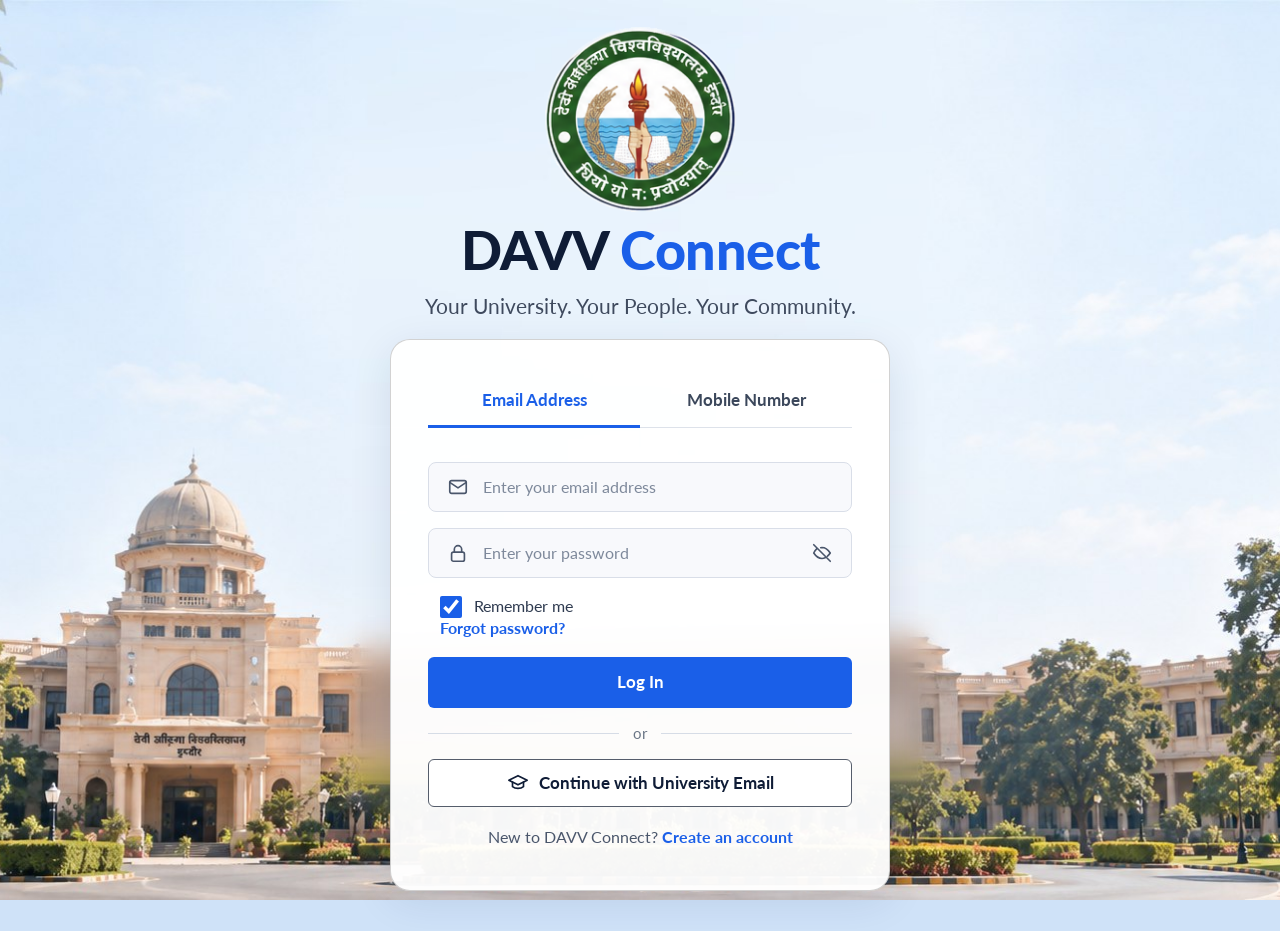
<file: index.html>
<!DOCTYPE html>
<html lang="en">

<head>
  <meta charset="utf-8">
  <meta name="viewport" content="width=device-width,initial-scale=1">
  <title>DAVV Connect</title>
  <link href="https://cdn.jsdelivr.net/npm/bootstrap@5.3.8/dist/css/bootstrap.min.css" rel="stylesheet"
    integrity="sha384-sRIl4kxILFvY47J16cr9ZwB07vP4J8+LH7qKQnuqkuIAvNWLzeN8tE5YBujZqJLB" crossorigin="anonymous">
  <link rel="stylesheet" href="style.css">
</head>

<body class="auth" data-page="login">
  <img class="logo" src="img/logo.png" alt="DAVV logo">
  <h1 class="brand">DAVV <span>Connect</span></h1>
  <p class="tag">Your University. Your People. Your Community.</p>
  <form class="card" id="f" novalidate>
    <div class="tabs"><button type="button" class="on" data-t="email">Email Address</button><button type="button"
        data-t="mobile">Mobile Number</button></div>
    <label class="fld"><i data-i="mail"></i><input id="id" type="email" placeholder="Enter your email address"
        autocomplete="username"></label>
    <label class="fld"><i data-i="lock"></i><input id="pw" type="password" placeholder="Enter your password"
        autocomplete="current-password"><i class="eye" data-i="eyeoff"></i></label>
    <div class="row"><label class="chk"><input type="checkbox" id="rm" checked>Remember me</label><a href="#"
        id="fp">Forgot password?</a></div>
    <p class="err" id="err"></p>
    <button class="btn">Log In</button>
    <div class="or">or</div>
    <button type="button" class="btn ghost" id="uni"><i data-i="cap"></i>Continue with University Email</button>
    <p class="foot">New to DAVV Connect? <a href="signup.html">Create an account</a></p>
  </form>
  <script src="https://cdn.jsdelivr.net/npm/bootstrap@5.3.8/dist/js/bootstrap.bundle.min.js"
    integrity="sha384-FKyoEForCGlyvwx9Hj09JcYn3nv7wiPVlz7YYwJrWVcXK/BmnVDxM+D2scQbITxI"
    crossorigin="anonymous"></script>
  <script src="app.js"></script>
</body>

</html>
</file>
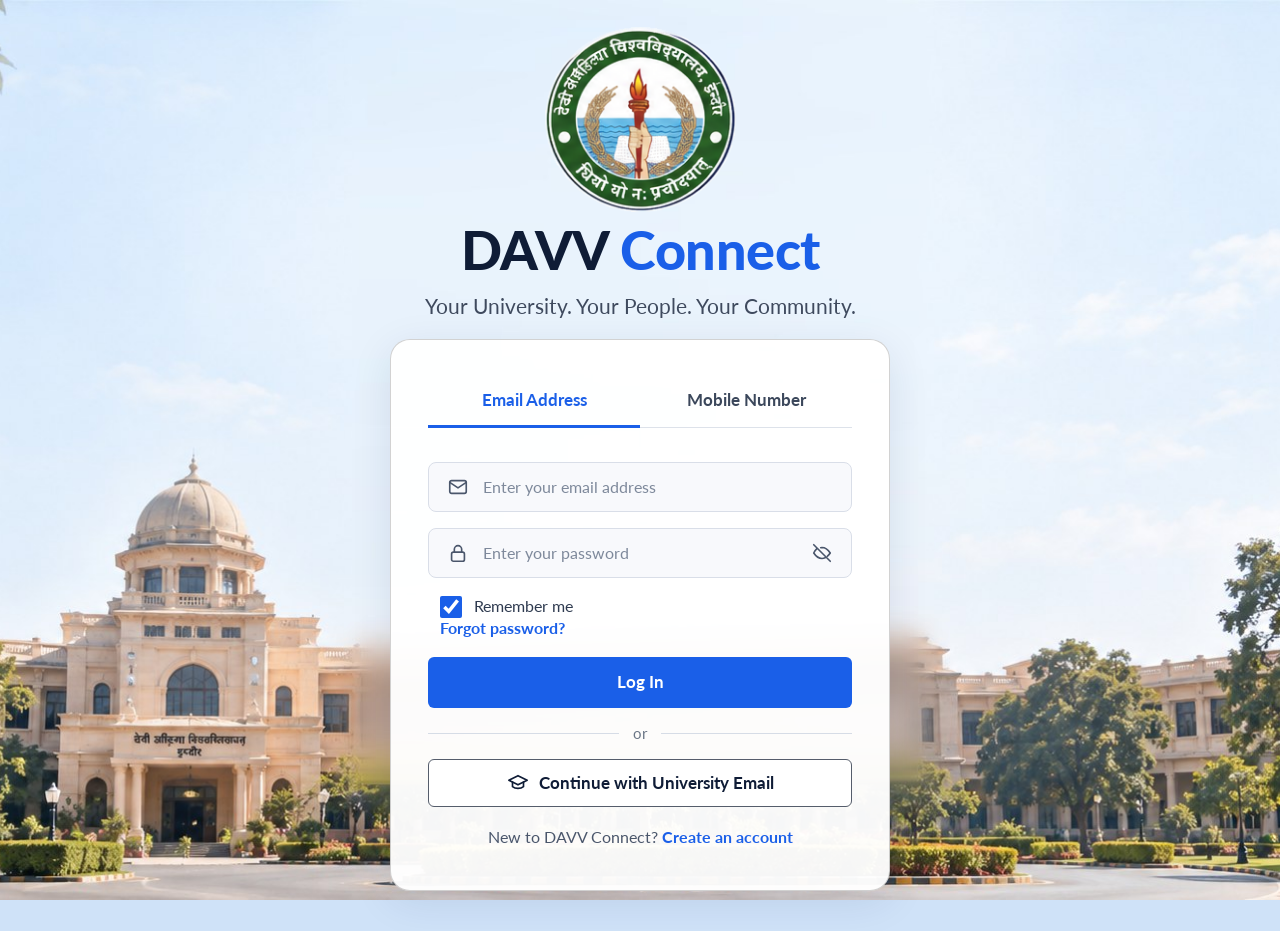
<file: communities.html>
<!doctype html>
<html lang="en">

<head>
  <meta charset="utf-8">
  <meta name="viewport" content="width=device-width,initial-scale=1">
  <title>DAVV Connect – Communities</title>
  <link href="https://cdn.jsdelivr.net/npm/bootstrap@5.3.8/dist/css/bootstrap.min.css" rel="stylesheet"
    integrity="sha384-sRIl4kxILFvY47J16cr9ZwB07vP4J8+LH7qKQnuqkuIAvNWLzeN8tE5YBujZqJLB" crossorigin="anonymous">
  <link rel="stylesheet" href="style.css">
</head>

<body data-page="communities">
  <main>
    <h1 class="pt">Communities</h1>
    <p class="ps">Your academic and personal communities.</p><label class="sb"><i data-i="search"></i><input id="sq"
        type="search" placeholder="Search communities..." autocomplete="off"></label>
    <div class="pills"><button class="on" data-t="official" id="t1" type="button">Official</button><button data-t="your"
        type="button">Your Communities</button><button id="cc" type="button"><i data-i="plus"></i>Create Group</button>
    </div>
    <div class="pn">
      <div class="lf">
        <div id="lh"></div>
        <div id="ll"></div>
      </div>
      <div class="rt">
        <div class="ch"><span class="ib"><i id="ci" data-i="code"></i></span>
          <div><b id="ct"></b><small id="cs"></small></div><span id="cm"></span><i data-i="search"></i><i
            data-i="more"></i>
        </div>
        <div id="ms" aria-live="polite"></div>
        <form class="cp" id="cf"><i id="clip" data-i="clip" role="button" tabindex="0"
            aria-label="Attach a file"></i><input type="file" id="fi" hidden><input type="text" id="mi"
            placeholder="Type a message..." autocomplete="off" aria-label="Message"><button aria-label="Send"><i
              data-i="send"></i></button></form>
      </div>
    </div>
  </main>
  <div class="modal fade group-modal" id="createGroupModal" tabindex="-1" aria-labelledby="createGroupTitle"
    aria-hidden="true">
    <div class="modal-dialog modal-dialog-centered">
      <div class="modal-content">
        <form id="create-group-form">
          <div class="modal-header">
            <div>
              <h2 id="createGroupTitle">Create a group</h2>
              <p>Give your community a name to get started.</p>
            </div><button type="button" class="modal-close" data-bs-dismiss="modal" aria-label="Close">×</button>
          </div>
          <div class="modal-body"><label for="group-name">Group name</label><input id="group-name" maxlength="48"
              placeholder="e.g. Project partners" autocomplete="off">
            <p id="group-error" class="group-error" aria-live="polite"></p>
          </div>
          <div class="modal-footer"><button type="button" class="modal-cancel"
              data-bs-dismiss="modal">Cancel</button><button type="submit" class="modal-submit">Create group</button>
          </div>
        </form>
      </div>
    </div>
  </div>
  <script src="https://cdn.jsdelivr.net/npm/bootstrap@5.3.8/dist/js/bootstrap.bundle.min.js"
    integrity="sha384-FKyoEForCGlyvwx9Hj09JcYn3nv7wiPVlz7YYwJrWVcXK/BmnVDxM+D2scQbITxI"
    crossorigin="anonymous"></script>
  <script src="app.js"></script>
</body>

</html>
</file>
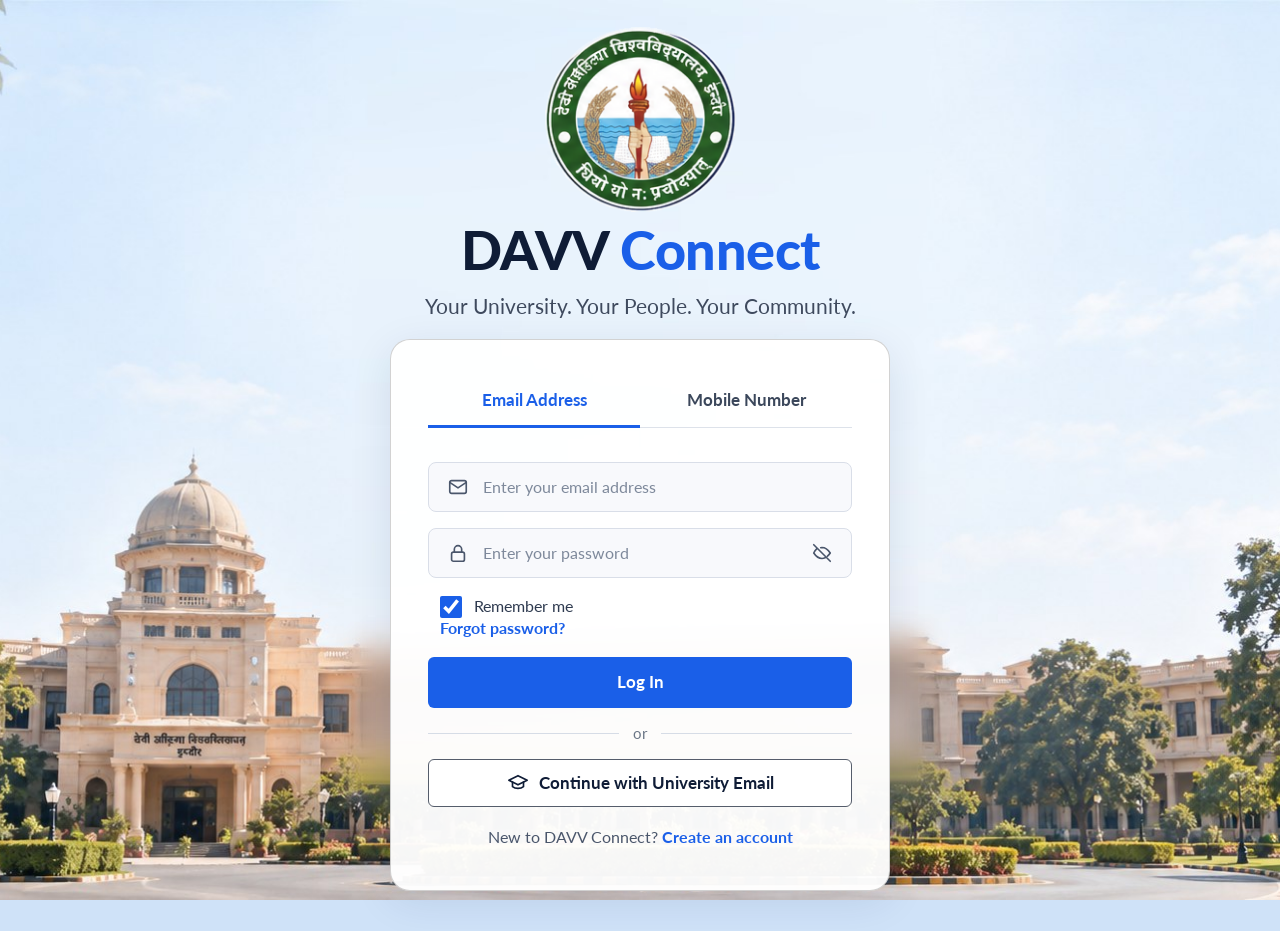
<file: departments.html>
<!doctype html>
<html lang="en">

<head>
  <meta charset="utf-8">
  <meta name="viewport" content="width=device-width,initial-scale=1">
  <title>DAVV Connect – Departments</title>
  <link href="https://cdn.jsdelivr.net/npm/bootstrap@5.3.8/dist/css/bootstrap.min.css" rel="stylesheet"
    integrity="sha384-sRIl4kxILFvY47J16cr9ZwB07vP4J8+LH7qKQnuqkuIAvNWLzeN8tE5YBujZqJLB" crossorigin="anonymous">
  <link rel="stylesheet" href="style.css">
</head>

<body data-page="departments">
  <main>
    <h1 class="pt">Departments</h1>
    <p class="ps">Explore departments and open your official academic community.</p><label
      class="sb directory-search"><i data-i="search"></i><input id="department-search" type="search"
        placeholder="Search departments..." autocomplete="off"></label>
    <div class="row g-3 mx-0 department-grid" id="department-list" aria-live="polite"></div>
  </main>
  <script src="https://cdn.jsdelivr.net/npm/bootstrap@5.3.8/dist/js/bootstrap.bundle.min.js"
    integrity="sha384-FKyoEForCGlyvwx9Hj09JcYn3nv7wiPVlz7YYwJrWVcXK/BmnVDxM+D2scQbITxI"
    crossorigin="anonymous"></script>
  <script src="app.js"></script>
</body>

</html>
</file>
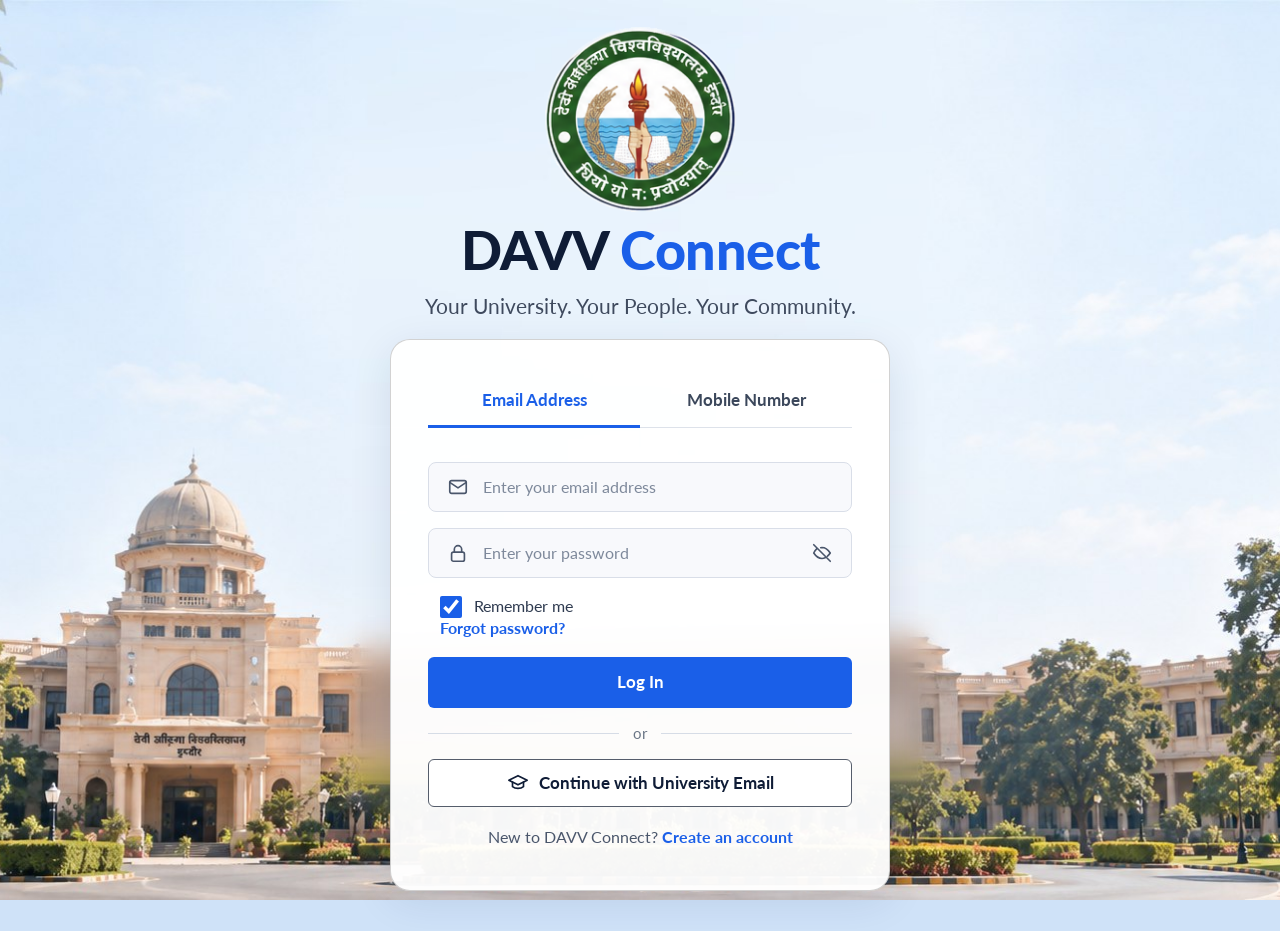
<file: home.html>
<!DOCTYPE html>
<html lang="en">

<head>
  <meta charset="utf-8">
  <meta name="viewport" content="width=device-width,initial-scale=1">
  <title>DAVV Connect</title>
  <link href="https://cdn.jsdelivr.net/npm/bootstrap@5.3.8/dist/css/bootstrap.min.css" rel="stylesheet"
    integrity="sha384-sRIl4kxILFvY47J16cr9ZwB07vP4J8+LH7qKQnuqkuIAvNWLzeN8tE5YBujZqJLB" crossorigin="anonymous">
  <link rel="stylesheet" href="style.css">
</head>

<body data-page="home">
  <main>
    <section class="hero">
      <p id="gr">Good morning,</p>
      <h1 id="nm"></h1>
      <p id="cl"></p>
      <p>Devi Ahilya Vishwavidyalaya, Indore</p>
      <label class="hs"><i data-i="search"></i><input id="hq" type="search"
          placeholder="Search notices, departments, groups..." autocomplete="off"
          aria-label="Search notices, departments, and groups"><kbd>Ctrl K</kbd></label>
      <div id="home-search-results" class="home-search-results" role="listbox" aria-label="Search results"
        aria-live="polite" hidden></div>
    </section>
    <div class="home-grid row g-3 mx-0">
      <section class="cd col-12 col-md-6">
        <h2>Important Notices</h2>
        <a class="it" href="notices.html"><span class="ib"><i data-i="file"></i></span>
          <div><b>Odd Semester Examination Timetable 2024–25</b><small>Examination Department</small></div><span
            class="dt">14 Oct 2026</span><span class="tg">Examination</span>
        </a>
        <a class="it" href="notices.html"><span class="ib g1"><i data-i="book"></i></span>
          <div><b>Updated Syllabus for <span class="pg"></span> – <span class="sem"></span></b><small>School of <span
                class="dp"></span></small></div><span class="dt">12 Oct 2026</span><span class="tg g1">Academics</span>
        </a>
        <a class="it" href="notices.html"><span class="ib p"><i data-i="file"></i></span>
          <div><b>Result Declaration – Even Semester 2024</b><small>Examination Department</small></div><span
            class="dt">09 Oct 2026</span><span class="tg p">Results</span>
        </a>
      </section>
      <section class="cd col-12 col-md-6">
        <h2>My Communities</h2>
        <div id="home-community-summary"></div>
      </section>
      <section class="cd col-12 col-md-6">
        <h2>Upcoming Deadlines</h2>
        <a class="it" href="notices.html"><span class="d">15<small>OCT</small></span>
          <div><b>Assignment Submission</b><small>Data Structures (<span class="pg"></span>)</small></div><i
            data-i="right"></i>
        </a>
        <a class="it" href="notices.html"><span class="d r">20<small>OCT</small></span>
          <div><b>Examination Form (Regular)</b><small>Odd Semester 2024–25</small></div><i data-i="right"></i>
        </a>
        <a class="it" href="notices.html"><span class="d">25<small>OCT</small></span>
          <div><b>Project Synopsis Submission</b><small>Mini Project (<span class="pg"></span>)</small></div><i
            data-i="right"></i>
        </a>
      </section>
      <section class="cd col-12 col-md-6">
        <h2>Upcoming Events</h2>
        <a class="it" href="notices.html"><img class="ev" src="img/ev1.jpg" alt=""><span class="tg">Workshop</span>
          <div><b>Web Development Workshop</b>
            <div class="mt"><i data-i="cal"></i>18 Oct 2026 · 10:00 AM</div>
            <div class="mt"><i data-i="pinmap"></i>DAVV Main Campus</div>
          </div><i data-i="right"></i>
        </a>
        <a class="it" href="notices.html"><img class="ev" src="img/ev2.jpg" alt=""><span class="tg p">Seminar</span>
          <div><b>Career Opportunities in Tech</b>
            <div class="mt"><i data-i="cal"></i>22 Oct 2026 · 11:00 AM</div>
            <div class="mt"><i data-i="pinmap"></i>Science Auditorium</div>
          </div><i data-i="right"></i>
        </a>
        <a class="it" href="notices.html"><img class="ev" src="img/ev3.jpg" alt=""><span
            class="tg g1">Competition</span>
          <div><b>National Level Coding Competition</b>
            <div class="mt"><i data-i="cal"></i>28 Oct 2026 · 09:00 AM</div>
            <div class="mt"><i data-i="pinmap"></i>ABV Hall</div>
          </div><i data-i="right"></i>
        </a>
      </section>
    </div>
  </main>
  <script src="https://cdn.jsdelivr.net/npm/bootstrap@5.3.8/dist/js/bootstrap.bundle.min.js"
    integrity="sha384-FKyoEForCGlyvwx9Hj09JcYn3nv7wiPVlz7YYwJrWVcXK/BmnVDxM+D2scQbITxI"
    crossorigin="anonymous"></script>
  <script src="app.js"></script>
</body>

</html>
</file>
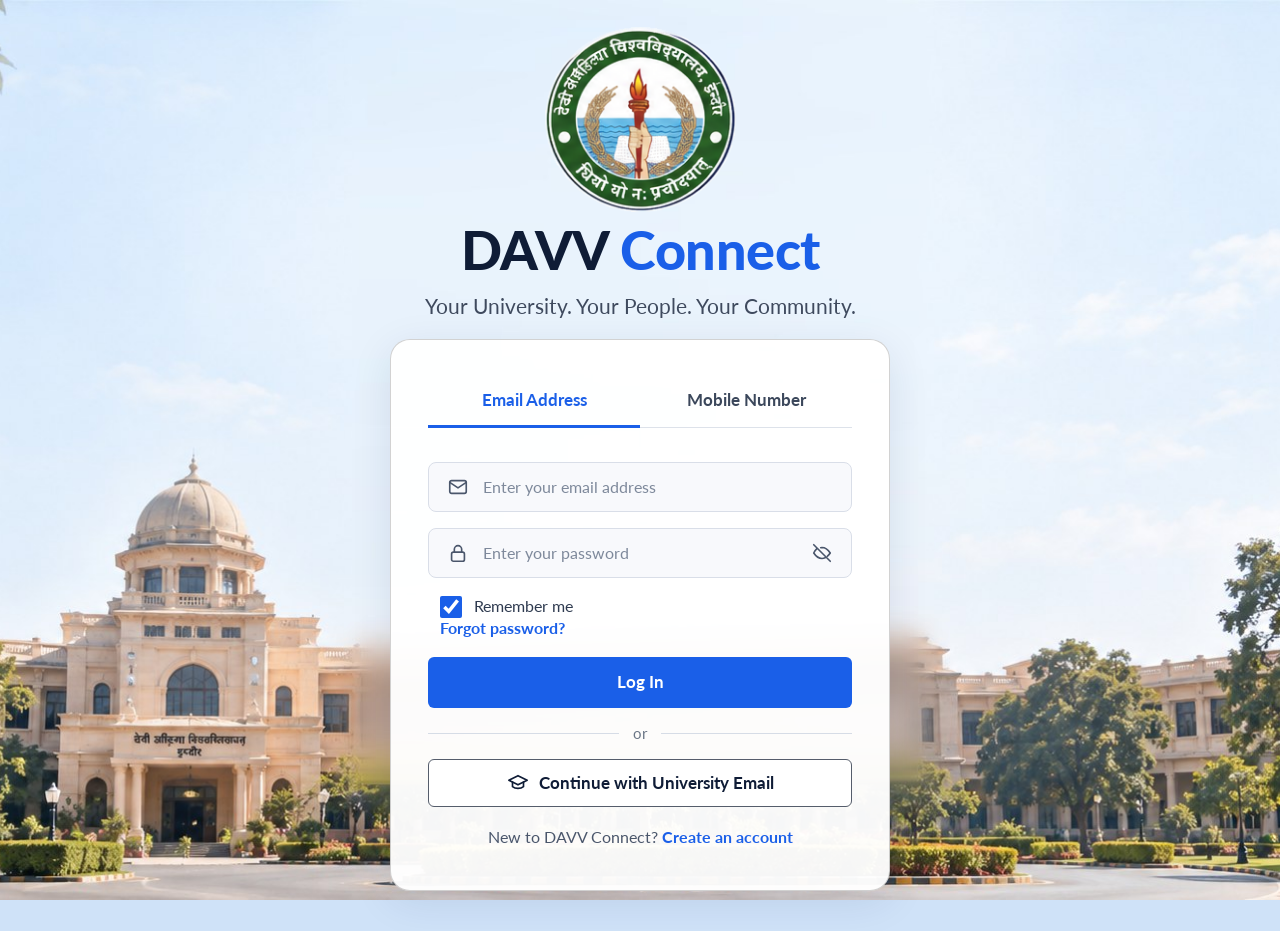
<file: notices.html>
<!doctype html>
<html lang="en">

<head>
  <meta charset="utf-8">
  <meta name="viewport" content="width=device-width,initial-scale=1">
  <title>DAVV Connect – Notices</title>
  <link href="https://cdn.jsdelivr.net/npm/bootstrap@5.3.8/dist/css/bootstrap.min.css" rel="stylesheet"
    integrity="sha384-sRIl4kxILFvY47J16cr9ZwB07vP4J8+LH7qKQnuqkuIAvNWLzeN8tE5YBujZqJLB" crossorigin="anonymous">
  <link rel="stylesheet" href="style.css">
</head>

<body data-page="notices">
  <main>
    <h1 class="pt">Notices</h1>
    <p class="ps">University updates, deadlines, and campus events.</p><label class="sb directory-search"><i
        data-i="search"></i><input id="notice-search" type="search"
        placeholder="Search notices, deadlines, and events..." autocomplete="off"></label>
    <div class="notice-toolbar">
      <div class="notice-filters" role="group" aria-label="Filter updates"><button type="button" class="on"
          data-filter="all">All updates</button><button type="button" data-filter="notices">Notices</button><button
          type="button" data-filter="deadlines">Deadlines</button><button type="button"
          data-filter="events">Events</button></div><span id="notice-count" class="notice-count"
        aria-live="polite"></span>
    </div>
    <div class="row g-3 mx-0 notice-list" id="notice-list" aria-live="polite"></div>
    <div class="empty-panel" id="notice-empty" hidden>No updates match your search.</div>
  </main>
  <script src="https://cdn.jsdelivr.net/npm/bootstrap@5.3.8/dist/js/bootstrap.bundle.min.js"
    integrity="sha384-FKyoEForCGlyvwx9Hj09JcYn3nv7wiPVlz7YYwJrWVcXK/BmnVDxM+D2scQbITxI"
    crossorigin="anonymous"></script>
  <script src="app.js"></script>
</body>

</html>
</file>
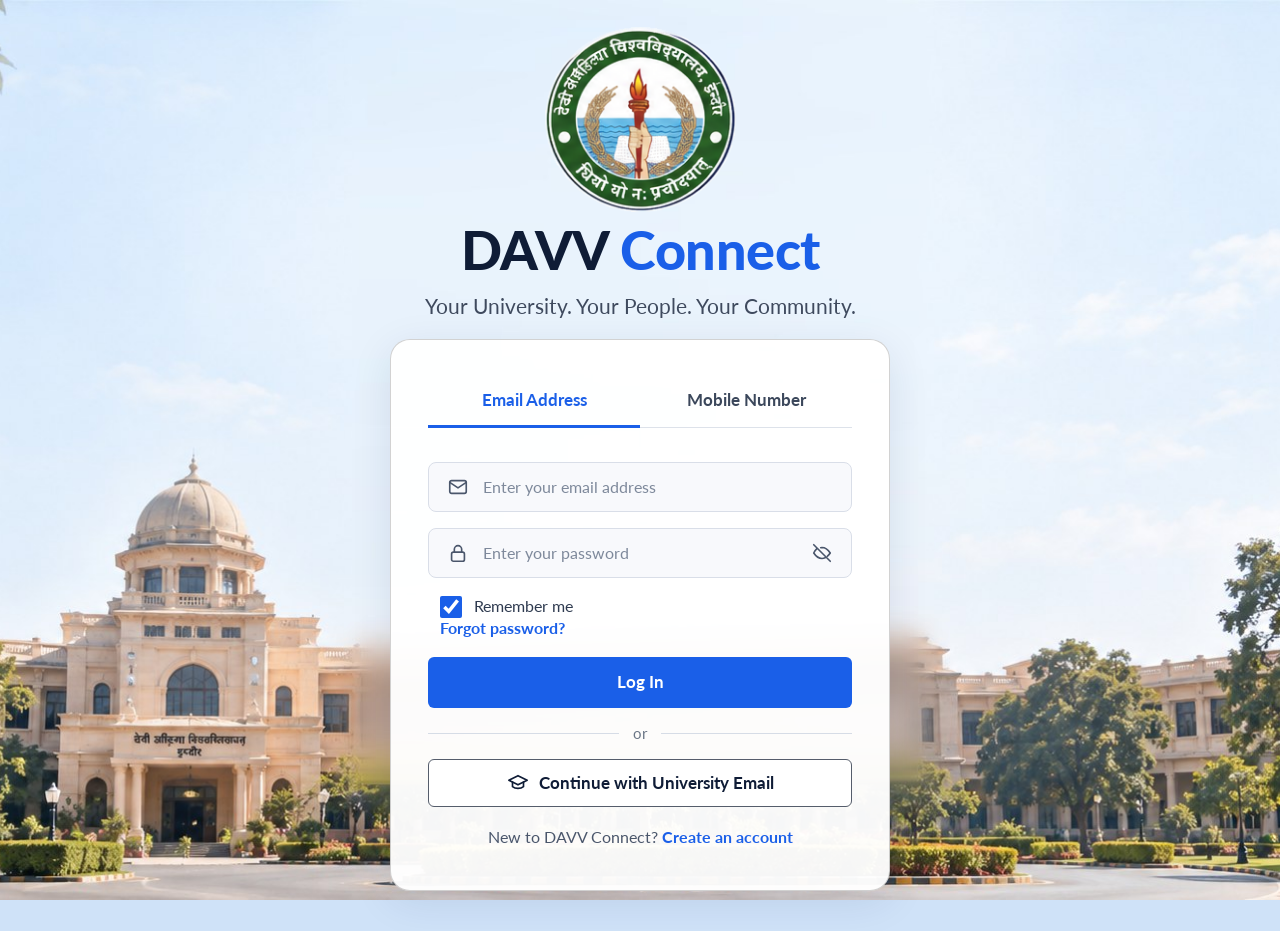
<file: onboarding.html>
<!DOCTYPE html>
<html lang="en">

<head>
  <meta charset="utf-8">
  <meta name="viewport" content="width=device-width,initial-scale=1">
  <title>DAVV Connect - Onboarding</title>
  <link href="https://cdn.jsdelivr.net/npm/bootstrap@5.3.8/dist/css/bootstrap.min.css" rel="stylesheet"
    integrity="sha384-sRIl4kxILFvY47J16cr9ZwB07vP4J8+LH7qKQnuqkuIAvNWLzeN8tE5YBujZqJLB" crossorigin="anonymous">
  <link rel="stylesheet" href="style.css">
</head>

<body class="auth" data-page="onboarding" style="--pt:62px">
  <form class="card wd" id="f" novalidate style="--lg:144px">
    <img class="logo" src="img/logo.png" alt="DAVV logo">
    <h1 class="ttl">Complete Your Profile</h1>
    <p class="sub">Help us personalize your experience on DAVV Connect.</p>
    <div class="steps">
      <div class="step">
        <div class="sh"><span class="n">1</span>
          <div><b>Department</b><small>Select your department from the list.</small></div>
        </div><label class="fld"><i data-i="dept"></i><input id="dept" list="dl-dept"
            placeholder="Choose your department" autocomplete="off"><i data-i="down"></i></label>
      </div>
      <div class="step">
        <div class="sh"><span class="n">2</span>
          <div><b>Programme / Course</b><small>Select your programme or course.</small></div>
        </div><label class="fld"><i data-i="cap"></i><input id="prog" list="dl-prog"
            placeholder="Choose your programme / course" autocomplete="off"><i data-i="down"></i></label>
      </div>
      <div class="step">
        <div class="sh"><span class="n">3</span>
          <div><b>Year / Semester</b><small>Select your current year or semester.</small></div>
        </div><label class="fld"><i data-i="cal"></i><input id="sem" list="dl-sem"
            placeholder="Choose your current year / semester" autocomplete="off"><i data-i="down"></i></label>
      </div>
      <div class="step">
        <div class="sh"><span class="n">4</span>
          <div><b>Batch <span style="font-weight:400;color:var(--m)">(Optional)</span></b><small>Select your batch or
              admission year.</small></div>
        </div><label class="fld"><i data-i="users"></i><input id="batch" list="dl-batch"
            placeholder="Choose your batch (e.g. 2024)" autocomplete="off"><i data-i="down"></i></label>
      </div>
    </div>
    <datalist id="dl-dept"></datalist><datalist id="dl-prog"></datalist><datalist id="dl-sem"></datalist><datalist
      id="dl-batch"></datalist>
    <p class="err" id="err"></p>
    <button class="btn big">Complete Profile &rarr;</button>
  </form>
  <script src="https://cdn.jsdelivr.net/npm/bootstrap@5.3.8/dist/js/bootstrap.bundle.min.js"
    integrity="sha384-FKyoEForCGlyvwx9Hj09JcYn3nv7wiPVlz7YYwJrWVcXK/BmnVDxM+D2scQbITxI"
    crossorigin="anonymous"></script>
  <script src="app.js"></script>
</body>

</html>
</file>
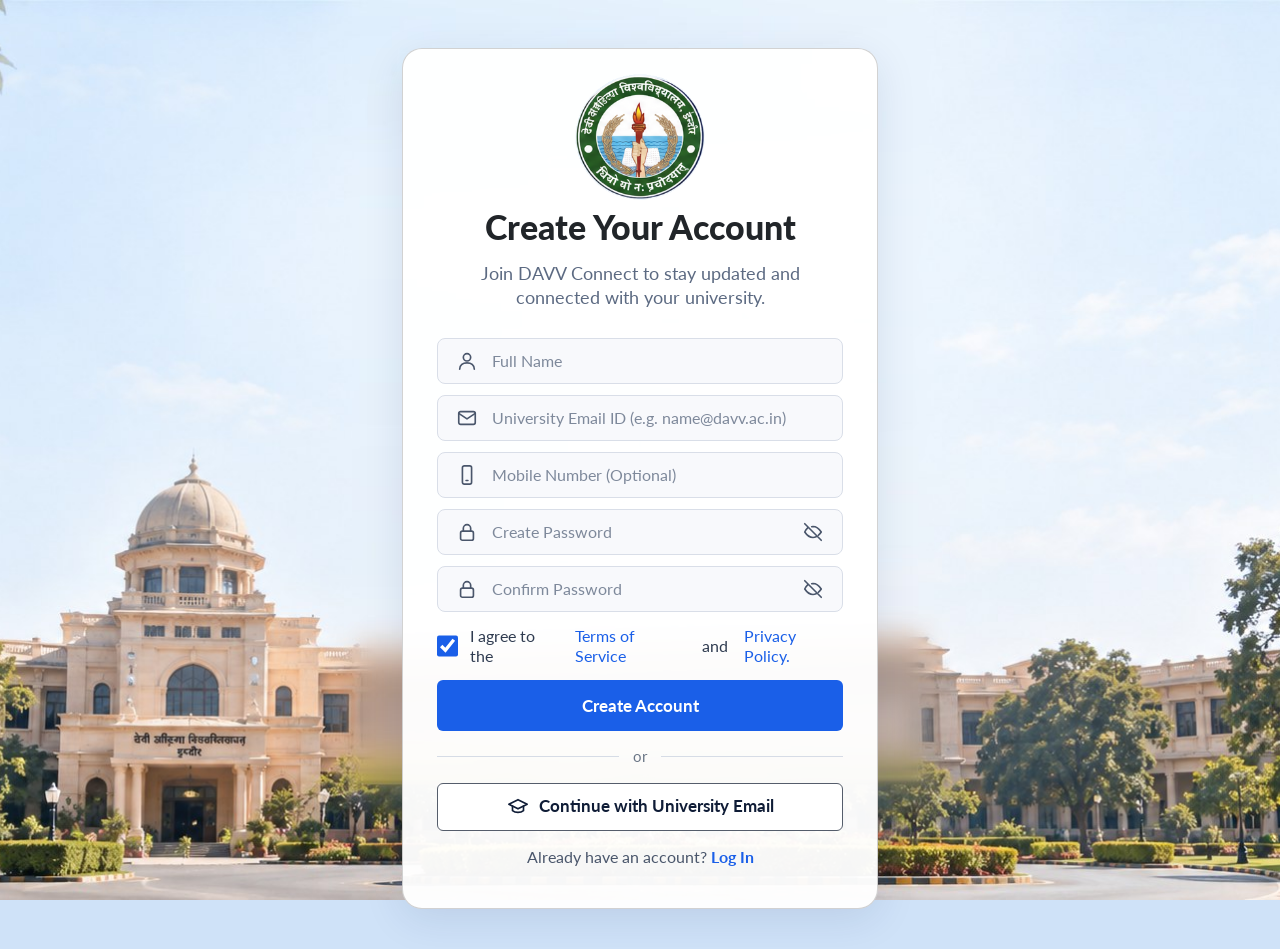
<file: signup.html>
<!DOCTYPE html>
<html lang="en">

<head>
  <meta charset="utf-8">
  <meta name="viewport" content="width=device-width,initial-scale=1">
  <title>DAVV Connect – Create Account</title>
  <link href="https://cdn.jsdelivr.net/npm/bootstrap@5.3.8/dist/css/bootstrap.min.css" rel="stylesheet"
    integrity="sha384-sRIl4kxILFvY47J16cr9ZwB07vP4J8+LH7qKQnuqkuIAvNWLzeN8tE5YBujZqJLB" crossorigin="anonymous">
  <link rel="stylesheet" href="style.css">
</head>

<body class="auth" data-page="signup" style="--pt:48px">
  <form class="card sm" id="f" novalidate style="--lg:132px">
    <img class="logo" src="img/logo.png" alt="DAVV logo">
    <h1 class="ttl">Create Your Account</h1>
    <p class="sub">Join DAVV Connect to stay updated and connected with your university.</p>
    <label class="fld"><i data-i="user"></i><input id="n" placeholder="Full Name" autocomplete="name"></label>
    <label class="fld"><i data-i="mail"></i><input id="em" type="email"
        placeholder="University Email ID (e.g. name@davv.ac.in)" autocomplete="email"></label>
    <label class="fld"><i data-i="phone"></i><input id="mo" type="tel" placeholder="Mobile Number (Optional)"
        autocomplete="tel"></label>
    <label class="fld"><i data-i="lock"></i><input id="pw" type="password" placeholder="Create Password"
        autocomplete="new-password"><i class="eye" data-i="eyeoff"></i></label>
    <label class="fld"><i data-i="lock"></i><input id="cp" type="password" placeholder="Confirm Password"
        autocomplete="new-password"><i class="eye" data-i="eyeoff"></i></label>
    <label class="chk"><input type="checkbox" id="tc" checked>I agree to the&nbsp;<a href="#">Terms of
        Service</a>&nbsp;and&nbsp;<a href="#">Privacy Policy.</a></label>
    <p class="err" id="err"></p>
    <button class="btn">Create Account</button>
    <div class="or">or</div>
    <button type="button" class="btn ghost" id="uni"><i data-i="cap"></i>Continue with University Email</button>
    <p class="foot" style="margin-top:16px">Already have an account? <a href="index.html">Log In</a></p>
  </form>
  <script src="https://cdn.jsdelivr.net/npm/bootstrap@5.3.8/dist/js/bootstrap.bundle.min.js"
    integrity="sha384-FKyoEForCGlyvwx9Hj09JcYn3nv7wiPVlz7YYwJrWVcXK/BmnVDxM+D2scQbITxI"
    crossorigin="anonymous"></script>
  <script src="app.js"></script>
</body>

</html>
</file>
<file: style.css>
@import url('https://fonts.googleapis.com/css2?family=Lato:wght@400;700;900&display=swap');

* {
  box-sizing: border-box;
  margin: 0;
  padding: 0
}

:root {
  --b: #1a5fe8;
  --t: #0f1c36;
  --m: #5c6a82;
  --l: #e5eaf2
}

body {
  font: 16px/1.3 Lato, 'Segoe UI', Roboto, Arial, sans-serif;
  color: var(--t);
  background: #f7f9fd
}

a {
  color: var(--b);
  text-decoration: none;
  cursor: pointer
}

small {
  display: block;
  color: var(--m);
  font-size: 14px
}

button,
input {
  font: inherit;
  color: inherit
}

i {
  display: inline-flex;
  flex: none;
  width: 22px;
  height: 22px
}

i svg {
  width: 100%;
  height: 100%;
  fill: none;
  stroke: currentColor;
  stroke-width: 1.8;
  stroke-linecap: round;
  stroke-linejoin: round
}

.av {
  flex: none;
  width: 44px;
  height: 44px;
  border-radius: 50%;
  background: #dfe4ec;
  overflow: hidden;
  display: block
}

.av svg {
  width: 100%;
  height: 100%;
  fill: #9aa4b5;
  display: block
}

/* auth */
.auth {
  --lg: 195px;
  min-height: 100vh;
  display: flex;
  flex-direction: column;
  align-items: center;
  padding: var(--pt, 25px) 16px 40px;
  background: #cfe2f8 url(img/bg.jpg) center bottom/cover fixed no-repeat
}

.logo {
  display: block;
  width: var(--lg);
  margin: 0 auto 6px
}

.brand {
  font-size: 54px;
  font-weight: 900;
  line-height: 1.1;
  letter-spacing: -.5px
}

.brand span {
  color: var(--b)
}

.tag {
  font-size: 21px;
  color: #3f4a5e;
  margin: 4px 0 20px;
  text-align: center
}

.card {
  width: 100%;
  max-width: 500px;
  background: rgba(255, 255, 255, .96);
  border-radius: 20px;
  padding: 36px 37px 26px;
  box-shadow: 0 10px 40px rgba(20, 40, 90, .1)
}

.card.sm {
  max-width: 476px;
  padding: 24px 34px 24px
}

.card.wd {
  max-width: 925px;
  padding: 20px 24px 24px
}

.ttl {
  font-size: 34px;
  font-weight: 900;
  text-align: center;
  line-height: 1.15
}

.wd .ttl {
  font-size: 40px
}

.sub {
  font-size: 18px;
  color: var(--m);
  text-align: center;
  margin: 8px 0 18px
}

.tabs {
  display: flex;
  border-bottom: 1px solid #dde2ea;
  margin-bottom: 18px
}

.tabs button {
  flex: 1;
  height: 52px;
  background: none;
  border: 0;
  border-bottom: 3px solid transparent;
  margin-bottom: -1px;
  font-size: 17px;
  font-weight: 700;
  color: #3b475b;
  cursor: pointer
}

.tabs .on {
  color: var(--b);
  border-color: var(--b)
}

.fld {
  position: relative;
  display: flex;
  align-items: center;
  gap: 14px;
  height: 50px;
  margin-top: 16px;
  padding: 0 18px;
  background: #f8f9fc;
  border: 1px solid #d9dee8;
  border-radius: 8px;
  color: #4a566b
}

.sm .fld {
  height: 46px;
  margin-top: 11px
}

.fld input {
  flex: 1;
  min-width: 0;
  height: 100%;
  border: 0;
  background: none;
  outline: 0;
  font-size: 16px;
  color: var(--t)
}

.fld input::placeholder {
  color: #7e899b
}

.fld:focus-within {
  border-color: var(--b);
  box-shadow: 0 0 0 3px #1a5fe822
}

.eye {
  cursor: pointer
}

.row {
  display: flex;
  justify-content: space-between;
  align-items: center;
  margin: 18px 0
}

.chk {
  display: flex;
  align-items: center;
  gap: 12px;
  color: #2f3b50;
  font-size: 16px
}

.sm .chk {
  font-size: 15.5px;
  margin: 14px 0
}

.chk input {
  width: 22px;
  height: 22px;
  accent-color: var(--b)
}

.row a {
  font-weight: 700
}

.err {
  color: #d42a2a;
  font-size: 14px;
  margin: 0 0 10px
}

.err:empty {
  display: none
}

.btn {
  display: flex;
  align-items: center;
  justify-content: center;
  gap: 10px;
  width: 100%;
  height: 51px;
  border: 0;
  border-radius: 6px;
  background: var(--b);
  color: #fff;
  font-size: 17px;
  font-weight: 700;
  cursor: pointer
}

.btn:hover {
  background: #1450c9
}

.btn.ghost {
  background: #fff;
  color: var(--t);
  border: 1px solid #555d6b;
  height: 48px;
  font-size: 16.5px
}

.btn.ghost:hover {
  background: #f2f5fa
}

.btn.big {
  height: 63px;
  font-size: 18px
}

.or {
  display: flex;
  align-items: center;
  gap: 14px;
  margin: 16px 0;
  color: #6b7686;
  font-size: 15px
}

.or:before,
.or:after {
  content: "";
  flex: 1;
  height: 1px;
  background: #d6dce6
}

.foot {
  text-align: center;
  margin-top: 20px;
  color: #4a566b
}

.foot a {
  font-weight: 700
}

.steps {
  display: grid;
  grid-template-columns: 1fr 1fr;
  gap: 22px 24px;
  margin: 20px 0 22px
}

.step {
  border: 1px solid #e8ecf3;
  border-radius: 12px;
  padding: 15px 16px 14px;
  background: #fbfcfe
}

.sh {
  display: flex;
  gap: 16px;
  align-items: center;
  margin-bottom: 12px
}

.sh b {
  font-size: 18px
}

.n {
  width: 40px;
  height: 40px;
  flex: none;
  border-radius: 10px;
  background: var(--b);
  color: #fff;
  font-weight: 700;
  font-size: 21px;
  display: grid;
  place-items: center
}

.step .fld {
  background: #fff;
  height: 54px;
  margin-top: 0
}

.fld>i:last-child {
  pointer-events: none
}

.step input::-webkit-calendar-picker-indicator {
  opacity: 0;
  position: absolute;
  right: 0;
  top: 0;
  width: 100%;
  height: 100%;
  cursor: pointer
}

/* shell */
.top {
  height: 86px;
  display: flex;
  align-items: center;
  justify-content: space-between;
  padding: 0 28px;
  background: #fff;
  border-bottom: 1px solid var(--l);
  position: sticky;
  top: 0;
  z-index: 5
}

.bl {
  display: flex;
  align-items: center;
  gap: 16px;
  color: var(--t)
}

.bl img {
  width: 62px;
  height: 62px
}

.bl b {
  display: block;
  font-size: 21px
}

.tr {
  display: flex;
  align-items: center
}

.bell {
  position: relative;
  display: flex;
  align-items: center;
  height: 48px;
  padding-right: 30px;
  margin-right: 18px;
  border-right: 1px solid var(--l)
}

.bell i {
  width: 28px;
  height: 28px
}

.bell s {
  position: absolute;
  top: 2px;
  left: 17px;
  width: 12px;
  height: 12px;
  border-radius: 50%;
  background: var(--b);
  border: 2px solid #fff
}

.um {
  position: relative;
  display: flex;
  align-items: center;
  gap: 14px;
  cursor: pointer
}

.um .av {
  width: 46px;
  height: 46px
}

.um>div:not(.dd) b {
  display: block;
  font-size: 16px
}

.dd {
  display: none;
  position: absolute;
  right: 0;
  top: 62px;
  width: 270px;
  background: #fff;
  border: 1px solid var(--l);
  border-radius: 12px;
  box-shadow: 0 12px 32px rgba(20, 40, 90, .14);
  padding: 12px 16px;
  cursor: default;
  z-index: 9
}

.um.open .dd {
  display: block
}

.dd p {
  display: flex;
  justify-content: space-between;
  gap: 10px;
  font-size: 14px;
  padding: 5px 0;
  color: var(--m)
}

.dd p b {
  color: var(--t);
  text-align: right
}

.dd a {
  display: block;
  margin-top: 6px;
  padding-top: 10px;
  border-top: 1px solid var(--l);
  font-weight: 700;
  font-size: 15px
}

.shell {
  display: flex;
  min-height: calc(100vh - 86px)
}

aside {
  width: 264px;
  flex: none;
  padding: 20px 16px;
  background: #fff;
  border-right: 1px solid var(--l)
}

aside a {
  display: flex;
  align-items: center;
  gap: 16px;
  height: 48px;
  padding: 0 20px;
  border-radius: 10px;
  color: var(--t);
  font-size: 17px;
  margin-bottom: 2px
}

aside a:hover {
  background: #f1f5fc
}

aside a.on {
  background: #e3ecfc;
  color: var(--b);
  font-weight: 700
}

aside i {
  width: 24px;
  height: 24px
}

[data-page=communities] aside a.on {
  box-shadow: inset 3px 0 0 var(--b);
  border-radius: 0 10px 10px 0
}

main {
  flex: 1;
  min-width: 0;
  padding: 12px 20px 24px
}

.dev {
  height: calc(100vh - 150px);
  display: grid;
  place-items: center;
  font-size: 28px;
  font-weight: 700;
  color: var(--m)
}

/* home */
.hero {
  position: relative;
  height: 242px;
  border-radius: 14px;
  overflow: hidden;
  background: linear-gradient(90deg, #e0ecfb, #d1e4fb);
  margin-bottom: 18px;
  padding: 34px 52px
}

.hero:after {
  content: "";
  position: absolute;
  right: 0;
  top: 0;
  bottom: 0;
  width: 784px;
  max-width: 100%;
  background: url(img/hero.jpg) right top/auto 100% no-repeat;
  -webkit-mask-image: linear-gradient(90deg, transparent, #000 40%);
  mask-image: linear-gradient(90deg, transparent, #000 40%)
}

.hero>* {
  position: relative;
  z-index: 1
}

#gr {
  font-size: 30px;
  line-height: 1.2
}

#nm {
  font-size: 40px;
  font-weight: 900;
  line-height: 1.05;
  margin-bottom: 6px
}

.hero p {
  font-size: 17px;
  color: #3b4a63;
  line-height: 1.35
}

.hero .hs {
  position: absolute;
  left: 50px;
  right: 50px;
  bottom: 14px;
  height: 50px;
  background: #fff;
  border-radius: 10px;
  display: flex;
  align-items: center;
  gap: 16px;
  padding: 0 20px;
  color: #44516a;
  box-shadow: 0 2px 8px rgba(30, 60, 120, .08)
}

.hs input {
  flex: 1;
  border: 0;
  outline: 0;
  background: none;
  font-size: 16.5px
}

.hs kbd {
  font: 14px Lato, sans-serif;
  background: #f1f3f7;
  border-radius: 6px;
  padding: 6px 10px;
  color: var(--m)
}

.g {
  display: grid;
  grid-template-columns: 1fr 1fr;
  gap: 18px
}

.cd {
  background: #fff;
  border: 1px solid var(--l);
  border-radius: 14px;
  padding: 20px 22px 12px
}

.cd h2 {
  font-size: 20px;
  margin-bottom: 6px
}

.it {
  display: flex;
  align-items: center;
  gap: 16px;
  min-height: 60px;
  padding: 6px 0;
  border-top: 1px solid #edf0f5;
  color: var(--t)
}

.cd h2+.it {
  border-top: 0
}

.it>div {
  flex: 1;
  min-width: 0
}

.it b {
  display: block;
  font-size: 15.5px
}

.ib {
  flex: none;
  width: 48px;
  height: 48px;
  border-radius: 10px;
  display: grid;
  place-items: center;
  background: #e4edfc;
  color: var(--b)
}

.ib.g1 {
  background: #dff4e9;
  color: #1e9b62
}

.ib.p {
  background: #efe7fc;
  color: #7a3fe0
}

.dt {
  color: var(--m);
  font-size: 14px;
  white-space: nowrap
}

.tg {
  font-size: 13px;
  padding: 5px 14px;
  border-radius: 14px;
  background: #e3edfc;
  color: var(--b);
  white-space: nowrap
}

.tg.g1 {
  background: #dff4e9;
  color: #1e9b62
}

.tg.p {
  background: #efe8fd;
  color: #6b3fd4
}

.nb {
  min-width: 24px;
  height: 24px;
  border-radius: 12px;
  background: var(--b);
  color: #fff;
  font-size: 13px;
  font-weight: 700;
  display: grid;
  place-items: center
}

.it>i:last-child {
  width: 20px;
  color: #5c6a82
}

.d {
  flex: none;
  width: 70px;
  height: 56px;
  border-radius: 10px;
  background: #e4edfc;
  color: var(--b);
  text-align: center;
  font-size: 26px;
  font-weight: 700;
  line-height: 1.05;
  padding-top: 6px
}

.d small {
  font-size: 13px;
  color: inherit
}

.d.r {
  background: #fde9e9;
  color: #e02424
}

.ev {
  width: 100px;
  height: 60px;
  border-radius: 6px;
  object-fit: cover;
  flex: none
}

.mt {
  display: flex;
  align-items: center;
  gap: 8px;
  font-size: 13.5px;
  color: var(--m);
  margin-top: 3px
}

.mt i {
  width: 14px;
  height: 14px
}

/* communities */
.pt {
  font-size: 36px;
  font-weight: 900;
  margin-top: 10px
}

.ps {
  font-size: 19px;
  color: var(--m);
  margin: 4px 0 16px
}

.sb {
  display: flex;
  align-items: center;
  gap: 14px;
  height: 50px;
  padding: 0 24px;
  background: #fff;
  border: 1px solid var(--l);
  border-radius: 8px;
  color: var(--m)
}

.sb input {
  flex: 1;
  border: 0;
  outline: 0;
  background: none;
  font-size: 17px;
  color: var(--t)
}

.pills {
  display: flex;
  gap: 16px;
  margin: 16px 0
}

.pills button {
  display: flex;
  align-items: center;
  gap: 10px;
  height: 43px;
  padding: 0 24px;
  border-radius: 22px;
  border: 1px solid #d6dde9;
  background: #fff;
  font-size: 16.5px;
  color: #3b475b;
  cursor: pointer
}

.pills button.on {
  background: #dce8fb;
  border-color: #dce8fb;
  color: var(--b);
  font-weight: 700
}

.pills i {
  width: 18px;
  height: 18px
}

.pn {
  display: flex;
  height: calc(100vh - 430px);
  min-height: 500px;
  background: #fff;
  border: 1px solid var(--l);
  border-radius: 14px;
  overflow: hidden
}

.lf {
  width: 405px;
  flex: none;
  border-right: 1px solid var(--l);
  display: flex;
  flex-direction: column
}

#lh {
  display: flex;
  align-items: center;
  gap: 16px;
  padding: 18px 22px;
  border-bottom: 1px solid #edf0f5
}

#lh>i:first-child {
  width: 42px;
  height: 42px;
  color: var(--b)
}

#lh>div {
  flex: 1
}

#lh b {
  display: block;
  font-size: 21px
}

#lh .pin {
  width: 20px;
  height: 20px;
  color: #16223c;
  fill: currentColor
}

#ll {
  overflow: auto;
  flex: 1
}

#ll a {
  display: flex;
  align-items: center;
  gap: 16px;
  padding: 12px 22px;
  color: var(--t);
  border-bottom: 1px solid #f0f2f7;
  border-left: 3px solid transparent
}

#ll a.on {
  background: #e7effd;
  border-left-color: var(--b)
}

#ll b {
  display: block;
  font-size: 17px
}

#ll a>div {
  flex: 1
}

#ll a>i:last-child {
  width: 18px;
  color: #5c6a82
}

#ll .ib {
  width: 52px;
  height: 52px;
  border-radius: 12px
}

.empty {
  padding: 24px;
  color: var(--m)
}

.rt {
  flex: 1;
  min-width: 0;
  display: flex;
  flex-direction: column
}

.ch {
  display: flex;
  align-items: center;
  gap: 16px;
  padding: 16px 24px;
  border-bottom: 1px solid #edf0f5
}

.ch>div {
  flex: 1
}

.ch b {
  display: block;
  font-size: 19px
}

.ch>span {
  color: var(--m);
  font-size: 15px
}

.ch>i {
  color: #1c2a44
}

#ms {
  flex: 1;
  overflow: auto;
  padding: 16px 28px;
  display: flex;
  flex-direction: column;
  gap: 16px
}

.dv {
  display: flex;
  align-items: center;
  gap: 14px;
  color: var(--m);
  font-size: 14px
}

.dv:before,
.dv:after {
  content: "";
  flex: 1;
  height: 1px;
  background: #e5eaf2
}

.msg {
  display: flex;
  align-items: flex-start;
  gap: 14px
}

.bub {
  background: #f0f3f9;
  border-radius: 12px;
  padding: 12px 16px;
  max-width: 600px
}

.bub>b {
  display: block;
  font-size: 14.5px;
  margin-bottom: 2px
}

.bub>b.an {
  color: var(--b)
}

.bub p {
  font-size: 16px;
  line-height: 1.4
}

.msg time {
  font-size: 13.5px;
  color: var(--m);
  margin-top: 10px
}

.msg.me {
  flex-direction: row-reverse
}

.msg.me .bub {
  background: #e0ebfd
}

.file {
  display: flex;
  align-items: center;
  gap: 14px;
  background: #fff;
  border: 1px solid #dfe5ef;
  border-radius: 10px;
  padding: 12px 16px;
  margin-top: 10px;
  min-width: 360px
}

.file>div {
  flex: 1
}

.file b {
  font-size: 15px
}

.file small {
  font-size: 13px
}

.file i:first-child {
  width: 30px;
  height: 30px;
  color: var(--b)
}

.cp {
  display: flex;
  align-items: center;
  gap: 16px;
  padding: 12px 20px
}

.cp>i {
  width: 26px;
  height: 26px;
  color: #1c2a44;
  cursor: pointer
}

.cp input[type=text] {
  flex: 1;
  height: 50px;
  border: 1px solid #dbe1ec;
  border-radius: 8px;
  padding: 0 18px;
  font-size: 16px;
  outline: 0
}

.cp input[type=text]:focus {
  border-color: var(--b)
}

.cp button {
  width: 52px;
  height: 52px;
  border-radius: 50%;
  border: 0;
  background: var(--b);
  color: #fff;
  display: grid;
  place-items: center;
  cursor: pointer
}

.cp button i {
  width: 24px;
  height: 24px
}

.cp button svg {
  fill: #fff
}

@media(max-width:900px) {
  .shell {
    flex-direction: column
  }

  aside {
    width: 100%;
    display: flex;
    overflow-x: auto;
    padding: 8px;
    border: 0
  }

  aside a {
    white-space: nowrap
  }

  .g,
  .steps {
    grid-template-columns: 1fr
  }

  .lf {
    width: 200px
  }

  .top {
    padding: 0 14px
  }

  .bl small,
  .um>div:not(.dd) {
    display: none
  }

  .hero {
    padding: 24px
  }

  .hero .hs {
    left: 14px;
    right: 14px
  }

  .brand {
    font-size: 40px
  }

  .tag {
    font-size: 16px
  }

  .dt {
    display: none
  }
}


/* Bootstrap-backed page layouts and responsive fit */
.home-grid {
  display: grid;
  grid-template-columns: repeat(2, minmax(0, 1fr));
  gap: 18px;
  margin: 0 !important
}

.home-grid>.cd {
  width: auto;
  min-width: 0
}

.department-grid,
.notice-list {
  margin-top: 0 !important;
  margin-bottom: 0 !important
}

.department-card {
  height: 100%;
  display: flex;
  flex-direction: column;
  background: #fff;
  border: 1px solid var(--l);
  border-radius: 14px;
  padding: 20px 22px;
  transition: border-color .15s, box-shadow .15s
}

.department-card.current {
  border-color: #b7caf0;
  box-shadow: 0 4px 18px rgba(26, 95, 232, .08)
}

.department-card-top {
  display: flex;
  align-items: center;
  justify-content: space-between;
  gap: 12px;
  margin-bottom: 15px
}

.department-badge {
  border-radius: 16px;
  padding: 6px 11px;
  background: #e3edfc;
  color: var(--b);
  font-size: 12px;
  font-weight: 700;
  white-space: nowrap
}

.department-card h2 {
  font-size: 20px;
  margin: 0 0 6px
}

.department-description {
  color: var(--m);
  font-size: 14px;
  line-height: 1.45;
  margin: 0
}

.subject-chips {
  display: flex;
  flex-wrap: wrap;
  gap: 7px;
  margin: 14px 0 18px
}

.subject-chips span {
  border-radius: 15px;
  background: #f1f4f9;
  color: #4a566b;
  font-size: 12px;
  padding: 6px 10px
}

.department-action {
  margin-top: auto;
  display: flex;
  align-items: center;
  gap: 8px;
  border-top: 1px solid #edf0f5;
  padding-top: 13px;
  font-weight: 700;
  font-size: 14px
}

.department-action i {
  width: 17px;
  height: 17px
}

.directory-search {
  margin-bottom: 16px
}

.notice-toolbar {
  display: flex;
  align-items: center;
  justify-content: space-between;
  gap: 14px;
  margin: 14px 0 8px
}

.notice-filters {
  display: flex;
  align-items: center;
  gap: 9px;
  overflow-x: auto;
  padding: 2px 0 5px
}

.notice-filters button {
  height: 39px;
  padding: 0 17px;
  border: 1px solid #d6dde9;
  border-radius: 21px;
  background: #fff;
  color: #3b475b;
  font-size: 14px;
  white-space: nowrap;
  cursor: pointer
}

.notice-filters button.on {
  background: #dce8fb;
  border-color: #dce8fb;
  color: var(--b);
  font-weight: 700
}

.notice-count {
  color: var(--m);
  font-size: 14px;
  white-space: nowrap
}

.notice-list {
  display: flex;
  flex-direction: column;
  gap: 12px
}

.notice-card {
  width: 100%;
  flex: 0 0 auto;
  background: #fff;
  border: 1px solid var(--l);
  border-radius: 14px;
  overflow: hidden
}

.notice-main {
  display: flex;
  align-items: flex-start;
  gap: 16px;
  padding: 18px 20px
}

.notice-icon {
  margin-top: 3px
}

.notice-image {
  width: 92px;
  height: 78px;
  flex: none;
  object-fit: cover;
  border-radius: 9px
}

.notice-content {
  flex: 1;
  min-width: 0
}

.notice-meta {
  display: flex;
  align-items: center;
  gap: 12px
}

.notice-meta time {
  margin-left: auto;
  color: var(--m);
  font-size: 13px;
  white-space: nowrap
}

.notice-content h2 {
  font-size: 18px;
  line-height: 1.3;
  margin: 10px 0 3px
}

.notice-content small {
  font-size: 13px
}

.notice-content p {
  margin: 8px 0 0;
  color: #45536c;
  font-size: 14px;
  line-height: 1.45
}

.notice-toggle {
  display: flex;
  align-items: center;
  gap: 6px;
  border: 0;
  background: transparent;
  color: var(--b);
  font-size: 14px;
  font-weight: 700;
  white-space: nowrap;
  cursor: pointer;
  padding: 6px 2px
}

.notice-toggle i {
  width: 17px;
  height: 17px
}

.notice-details {
  border-top: 1px solid #edf0f5;
  background: #fbfcfe;
  padding: 13px 20px 16px;
  color: #45536c;
  font-size: 14px;
  line-height: 1.5
}

.notice-details p {
  margin: 0
}

.empty-panel {
  padding: 26px 22px;
  border: 1px dashed #cfd7e5;
  border-radius: 12px;
  background: #fff;
  color: var(--m);
  text-align: center
}

.community-empty {
  padding: 24px 20px;
  color: var(--m);
  text-align: center
}

.community-empty p {
  margin: 0 0 13px
}

.community-empty button {
  border: 1px solid #d6dde9;
  border-radius: 20px;
  background: #fff;
  color: var(--b);
  padding: 9px 15px;
  font-weight: 700;
  cursor: pointer
}

.community-empty button:hover {
  background: #f2f6fd
}

.chat-empty {
  flex: 1;
  min-height: 190px;
  display: flex;
  flex-direction: column;
  align-items: center;
  justify-content: center;
  text-align: center;
  color: var(--m);
  padding: 24px
}

.chat-empty b {
  font-size: 17px;
  color: var(--t);
  margin-bottom: 5px
}

.chat-empty p {
  margin: 0;
  font-size: 14px
}

#cf[hidden] {
  display: none !important
}

@media(max-width:900px) {
  .pn {
    height: calc(100vh - 400px);
    min-height: 460px
  }

  .lf {
    width: 250px
  }

  .notice-toolbar {
    align-items: flex-start
  }
}

@media(max-width:600px) {
  .top {
    height: 72px;
    padding: 0 12px
  }

  .bl {
    gap: 10px
  }

  .bl img {
    width: 48px;
    height: 48px
  }

  .bl b {
    font-size: 18px
  }

  .bell {
    display: none
  }

  .shell {
    min-height: calc(100vh - 72px)
  }

  aside {
    gap: 2px
  }

  aside a {
    height: 42px;
    padding: 0 12px;
    font-size: 15px;
    gap: 9px
  }

  aside i {
    width: 20px;
    height: 20px
  }

  main {
    padding: 10px 12px 22px
  }

  .pt {
    font-size: 30px;
    margin-top: 8px
  }

  .ps {
    font-size: 16px;
    margin-bottom: 13px
  }

  .hero {
    height: auto;
    min-height: 216px;
    padding: 22px 18px 82px
  }

  .hero:after {
    width: 58%;
    opacity: .75
  }

  #gr {
    font-size: 24px
  }

  #nm {
    font-size: 32px
  }

  .hero p {
    font-size: 14px
  }

  .hero .hs {
    left: 10px;
    right: 10px;
    bottom: 10px;
    height: 46px;
    padding: 0 13px;
    gap: 10px
  }

  .hero .hs kbd {
    display: none
  }

  .home-grid {
    grid-template-columns: 1fr;
    gap: 13px
  }

  .cd {
    padding: 17px 15px 10px
  }

  .cd h2 {
    font-size: 18px
  }

  .it {
    gap: 10px;
    min-height: 56px
  }

  .it b {
    font-size: 14px
  }

  .it small {
    font-size: 12px
  }

  .ib {
    width: 40px;
    height: 40px
  }

  .dt {
    display: none
  }

  .tg {
    font-size: 11px;
    padding: 5px 9px
  }

  .d {
    width: 54px;
    height: 52px;
    font-size: 23px
  }

  .ev {
    width: 68px;
    height: 54px
  }

  .pills {
    gap: 8px;
    margin: 12px 0;
    overflow-x: auto;
    padding-bottom: 3px
  }

  .pills button {
    height: 40px;
    padding: 0 14px;
    font-size: 14px;
    white-space: nowrap;
    flex: none
  }

  .pn {
    height: auto;
    min-height: 0;
    display: flex;
    flex-direction: column;
    overflow: hidden
  }

  .lf {
    width: 100%;
    height: auto;
    max-height: 290px;
    flex: none;
    border-right: 0;
    border-bottom: 1px solid var(--l)
  }

  #lh {
    padding: 12px 14px;
    gap: 10px
  }

  #lh>i:first-child {
    width: 34px;
    height: 34px
  }

  #lh b {
    font-size: 17px
  }

  #lh small {
    font-size: 12px
  }

  #ll {
    max-height: 210px
  }

  #ll a {
    gap: 10px;
    padding: 9px 13px
  }

  #ll .ib {
    width: 40px;
    height: 40px
  }

  #ll b {
    font-size: 15px
  }

  #ll small {
    font-size: 12px
  }

  .rt {
    min-height: 410px
  }

  .ch {
    padding: 11px 12px;
    gap: 9px
  }

  .ch>.ib {
    width: 40px;
    height: 40px
  }

  .ch b {
    font-size: 16px
  }

  .ch small {
    font-size: 12px
  }

  .ch>span {
    font-size: 12px
  }

  .ch>i {
    width: 18px;
    height: 18px
  }

  #ms {
    min-height: 220px;
    padding: 12px;
    gap: 12px
  }

  .msg {
    gap: 8px
  }

  .msg .av {
    width: 34px;
    height: 34px
  }

  .bub {
    padding: 10px 12px;
    max-width: calc(100vw - 120px)
  }

  .bub p {
    font-size: 14px
  }

  .file {
    min-width: 0;
    width: 100%;
    padding: 9px;
    gap: 9px
  }

  .cp {
    gap: 8px;
    padding: 9px 10px
  }

  .cp>i {
    width: 22px;
    height: 22px
  }

  .cp input[type=text] {
    height: 45px;
    padding: 0 12px;
    font-size: 14px
  }

  .cp button {
    width: 44px;
    height: 44px
  }

  .notice-toolbar {
    display: block
  }

  .notice-filters {
    margin-bottom: 8px
  }

  .notice-count {
    display: block;
    text-align: right
  }

  .notice-main {
    gap: 10px;
    padding: 14px 12px
  }

  .notice-image {
    width: 66px;
    height: 62px
  }

  .notice-icon {
    width: 38px;
    height: 38px
  }

  .notice-content h2 {
    font-size: 15px;
    margin-top: 8px
  }

  .notice-content small {
    font-size: 12px
  }

  .notice-content p {
    font-size: 13px;
    margin-top: 6px
  }

  .notice-meta {
    gap: 6px;
    flex-wrap: wrap
  }

  .notice-meta time {
    font-size: 11px
  }

  .notice-toggle {
    font-size: 12px;
    padding: 5px 0
  }

  .notice-toggle i {
    width: 14px;
    height: 14px
  }

  .notice-details {
    padding: 12px;
    font-size: 13px
  }

  .department-card {
    padding: 17px 16px
  }

  .department-card h2 {
    font-size: 18px
  }

  .subject-chips {
    gap: 6px
  }

  .subject-chips span {
    font-size: 11px;
    padding: 5px 8px
  }
}


.group-modal .modal-dialog {
  width: min(100% - 24px, 480px);
  max-width: 480px;
  margin: 1.75rem auto
}

.group-modal .modal-content {
  background: #fff;
  border: 1px solid var(--l);
  border-radius: 16px;
  box-shadow: 0 20px 50px rgba(15, 28, 54, .2);
  overflow: hidden
}

.group-modal .modal-header {
  display: flex;
  align-items: flex-start;
  justify-content: space-between;
  gap: 16px;
  padding: 22px 24px 16px;
  border-bottom: 1px solid #edf0f5
}

.group-modal .modal-header h2 {
  font-size: 22px;
  margin: 0 0 5px
}

.group-modal .modal-header p {
  font-size: 14px;
  color: var(--m);
  margin: 0
}

.group-modal .modal-close {
  border: 0;
  background: transparent;
  color: var(--m);
  font-size: 26px;
  line-height: 1;
  cursor: pointer
}

.group-modal .modal-body {
  padding: 20px 24px
}

.group-modal .modal-body label {
  display: block;
  font-size: 14px;
  font-weight: 700;
  margin-bottom: 8px
}

.group-modal .modal-body input {
  width: 100%;
  height: 48px;
  border: 1px solid #d9dee8;
  border-radius: 8px;
  padding: 0 13px;
  outline: 0
}

.group-modal .modal-body input:focus {
  border-color: var(--b);
  box-shadow: 0 0 0 3px #1a5fe822
}

.group-error {
  min-height: 18px;
  margin: 7px 0 0;
  color: #d42a2a;
  font-size: 13px
}

.group-modal .modal-footer {
  display: flex;
  justify-content: flex-end;
  gap: 10px;
  padding: 14px 24px 20px;
  border-top: 1px solid #edf0f5
}

.group-modal .modal-cancel,
.group-modal .modal-submit {
  min-height: 42px;
  border-radius: 7px;
  padding: 0 16px;
  font-weight: 700;
  cursor: pointer
}

.group-modal .modal-cancel {
  background: #fff;
  border: 1px solid #d6dde9;
  color: #3b475b
}

.group-modal .modal-submit {
  background: var(--b);
  border: 1px solid var(--b);
  color: #fff
}

.group-modal .modal-submit:hover {
  background: #1450c9
}

@media(max-width:600px) {
  .group-modal .modal-dialog {
    margin: 1rem auto
  }

  .group-modal .modal-header,
  .group-modal .modal-body {
    padding-left: 17px;
    padding-right: 17px
  }

  .group-modal .modal-footer {
    padding-left: 17px;
    padding-right: 17px
  }
}

/* Home search and hero spacing */
.hero {
  z-index: 4;
  overflow: visible
}

.hero:after {
  border-radius: 14px;
  pointer-events: none
}

.hero>#gr {
  margin: 0 0 4px
}

.hero>#nm {
  margin: 0 0 5px
}

.hero>#cl {
  margin: 0 0 3px
}

.hero>#cl+p {
  margin: 0;
  font-size: 14px;
  line-height: 1.25
}

.hero .home-search-results {
  position: absolute;
  z-index: 12;
  left: 50px;
  right: 50px;
  top: calc(100% - 8px);
  max-height: min(360px, 55vh);
  overflow: auto;
  background: #fff;
  border: 1px solid var(--l);
  border-radius: 12px;
  box-shadow: 0 12px 32px rgba(20, 40, 80, .18);
  padding: 6px
}

.home-search-results[hidden] {
  display: none
}

.home-search-result {
  display: flex;
  align-items: center;
  gap: 12px;
  padding: 11px 12px;
  border-radius: 8px;
  color: var(--t);
  text-decoration: none
}

.home-search-result:hover,
.home-search-result:focus {
  background: #f2f6fc;
  outline: 0
}

.home-search-kind {
  flex: none;
  min-width: 92px;
  color: var(--b);
  font-size: 12px;
  font-weight: 700
}

.home-search-copy {
  min-width: 0;
  flex: 1
}

.home-search-copy b,
.home-search-copy small {
  display: block;
  overflow: hidden;
  text-overflow: ellipsis;
  white-space: nowrap
}

.home-search-copy b {
  font-size: 14px
}

.home-search-copy small,
.home-search-empty small {
  color: var(--m);
  font-size: 12px
}

.home-search-result>i {
  width: 18px;
  color: var(--m)
}

.home-search-empty {
  display: grid;
  gap: 4px;
  padding: 14px;
  color: var(--t)
}

@media(max-width:900px) {
  .hero .home-search-results {
    left: 14px;
    right: 14px
  }
}

@media(max-width:600px) {
  .hero .home-search-results {
    left: 10px;
    right: 10px;
    max-height: calc(100vh - 280px)
  }

  .home-search-kind {
    min-width: 72px
  }

  .home-search-result {
    gap: 8px;
    padding: 10px 8px
  }

  .home-search-copy b {
    font-size: 13px
  }

  .home-search-copy small {
    font-size: 11px
  }

  .hero>#cl+p {
    font-size: 12px
  }
}
</file>
